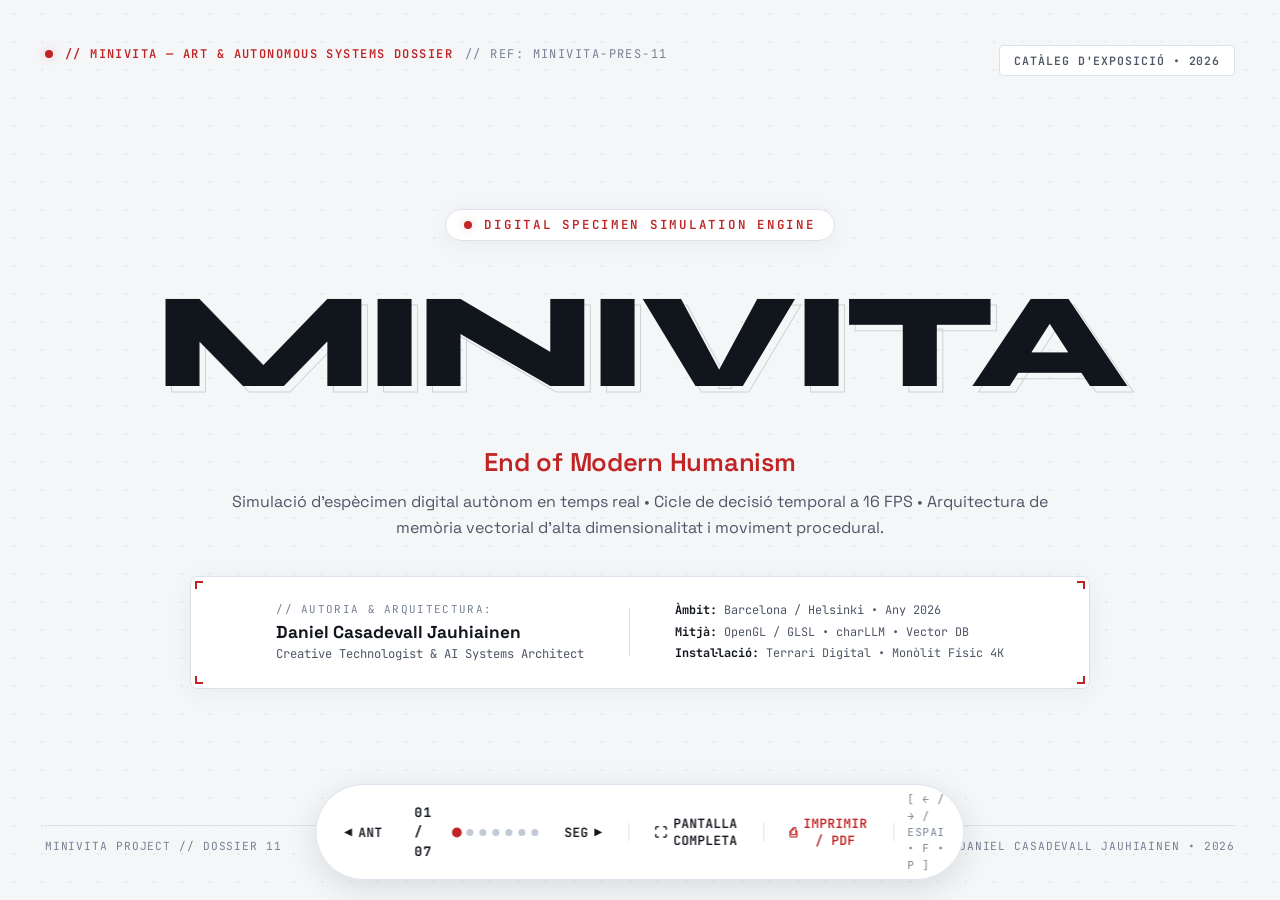
<file: presentations/presentation-11.html>
<!DOCTYPE html>
<html lang="ca">

<head>
  <meta charset="UTF-8">
  <meta name="viewport" content="width=device-width, initial-scale=1.0">
  <title>MINIVITA — Presentació Tècnica & Conceptual [11]</title>

  <!-- Typography: Modern Architectural & Monospaced Fonts -->
  <link rel="preconnect" href="https://fonts.googleapis.com">
  <link rel="preconnect" href="https://fonts.gstatic.com" crossorigin>
  <link
    href="https://fonts.googleapis.com/css2?family=JetBrains+Mono:wght@400;500;600;700&family=Space+Grotesk:wght@300;400;500;600;700&family=Syne:wght@700;800&display=swap"
    rel="stylesheet">

  <style>
    /* ==========================================================================
       01. RESET & DESIGN TOKENS (LIGHT SOFT-GRAY PALETTE)
       ========================================================================== */
    *, *::before, *::after {
      box-sizing: border-box;
      margin: 0;
      padding: 0;
    }

    :root {
      /* Soft gray background, almost white */
      --bg-base: #f5f6f8;
      --bg-surface: #ffffff;
      --bg-surface-subtle: #edf0f5;
      --bg-code: #f0f2f6;

      /* High contrast architectural text */
      --text-main: #11151c;
      --text-muted: #4e5666;
      --text-faint: #768194;

      /* Technical borders & shadows */
      --border-subtle: #dbe0ea;
      --border-strong: #c2c9d6;
      --shadow-card: 0 4px 24px rgba(17, 21, 28, 0.05);
      --shadow-lg: 0 12px 40px rgba(17, 21, 28, 0.08);

      /* MINIVITA signature accents */
      --accent-red: #c02424;
      --accent-red-soft: rgba(192, 36, 36, 0.09);
      --accent-red-glow: rgba(192, 36, 36, 0.25);
      --accent-green: #0b8a44;
      --accent-green-soft: rgba(11, 138, 68, 0.10);

      /* Typography */
      --font-display: 'Syne', -apple-system, BlinkMacSystemFont, "Segoe UI", sans-serif;
      --font-heading: 'Space Grotesk', -apple-system, BlinkMacSystemFont, "Segoe UI", sans-serif;
      --font-mono: 'JetBrains Mono', 'Courier New', monospace;

      /* Transitions */
      --trans-smooth: all 0.24s cubic-bezier(0.16, 1, 0.3, 1);
    }

    html, body {
      width: 100%;
      height: 100%;
      overflow: hidden;
      background-color: var(--bg-base);
      color: var(--text-main);
      font-family: var(--font-heading);
      line-height: 1.5;
      -webkit-font-smoothing: antialiased;
      -moz-osx-font-smoothing: grayscale;
      user-select: none;
      -webkit-user-select: none;
    }

    html.embedded #pres-hud {
      display: none;
    }

    /* Ambient Subtle Grid Pattern */
    .ambient-grid {
      position: fixed;
      inset: 0;
      pointer-events: none;
      z-index: 1;
      background-image: 
        radial-gradient(circle, #cfd6e2 1px, transparent 1px);
      background-size: 28px 28px;
      opacity: 0.45;
    }

    /* ==========================================================================
       02. PRESENTATION DECK CONTAINER & SLIDE SYSTEM
       ========================================================================== */
    #presentation-deck {
      position: relative;
      width: 100vw;
      height: 100vh;
      overflow: hidden;
      z-index: 2;
    }

    /* Individual Slide */
    .slide {
      position: absolute;
      inset: 0;
      width: 100%;
      height: 100%;
      display: none;
      align-items: center;
      justify-content: center;
      padding: clamp(20px, 3.5vw, 48px);
      box-sizing: border-box;
      opacity: 0;
      visibility: hidden;
      transition: opacity 0.28s ease, transform 0.28s ease;
      transform: scale(0.99);
    }

    .slide.is-active {
      display: flex;
      opacity: 1;
      visibility: visible;
      transform: scale(1);
    }

    /* Inner Slide Content Box (16:9 Canvas) */
    .slide-inner {
      width: 100%;
      max-width: 1440px;
      height: 100%;
      max-height: 860px;
      display: flex;
      flex-direction: column;
      justify-content: space-between;
      position: relative;
    }

    /* Common Slide Header */
    .slide-header {
      display: flex;
      justify-content: space-between;
      align-items: flex-start;
      margin-bottom: clamp(16px, 2.5vw, 28px);
      padding-bottom: 12px;
      border-bottom: 1px solid var(--border-subtle);
    }

    .slide-header__meta {
      display: flex;
      align-items: center;
      gap: 12px;
      font-family: var(--font-mono);
      font-size: 0.75rem;
      letter-spacing: 0.12em;
      text-transform: uppercase;
      color: var(--accent-red);
      font-weight: 600;
    }

    .slide-header__meta span.doc-id {
      color: var(--text-faint);
      font-weight: 400;
    }

    .slide-header__title-box h2 {
      font-family: var(--font-heading);
      font-size: clamp(1.4rem, 2.4vw, 2.1rem);
      font-weight: 700;
      letter-spacing: -0.02em;
      color: var(--text-main);
      line-height: 1.15;
    }

    .slide-header__title-box p {
      font-family: var(--font-mono);
      font-size: clamp(0.72rem, 1vw, 0.85rem);
      color: var(--text-muted);
      letter-spacing: 0.04em;
      margin-top: 4px;
      text-transform: uppercase;
    }

    .slide-header__badge {
      font-family: var(--font-mono);
      font-size: 0.72rem;
      font-weight: 600;
      background: var(--bg-surface);
      border: 1px solid var(--border-subtle);
      padding: 6px 14px;
      border-radius: 4px;
      color: var(--text-muted);
      letter-spacing: 0.08em;
      white-space: nowrap;
    }

    /* Two-Column Presentation Grid */
    .slide-grid-2col {
      display: grid;
      grid-template-columns: 1fr 1fr;
      gap: clamp(24px, 3.5vw, 48px);
      align-items: center;
      flex: 1;
      min-height: 0;
    }

    .slide-text-col {
      display: flex;
      flex-direction: column;
      justify-content: center;
      gap: 18px;
    }

    .slide-text-col p.lead-desc {
      font-size: clamp(0.95rem, 1.25vw, 1.15rem);
      color: var(--text-main);
      line-height: 1.6;
      font-weight: 400;
    }

    .slide-points {
      list-style: none;
      display: flex;
      flex-direction: column;
      gap: 12px;
    }

    .slide-point {
      display: flex;
      align-items: flex-start;
      gap: 12px;
      font-size: clamp(0.82rem, 1vw, 0.95rem);
      color: var(--text-muted);
      line-height: 1.45;
    }

    .slide-point-icon {
      font-family: var(--font-mono);
      color: var(--accent-red);
      font-weight: 700;
      flex-shrink: 0;
      margin-top: 1px;
    }

    .slide-point strong {
      color: var(--text-main);
      font-weight: 600;
    }

    /* Technical Spec Badges Bar */
    .specs-grid {
      display: grid;
      grid-template-columns: repeat(2, 1fr);
      gap: 10px;
      margin-top: 8px;
    }

    .spec-item {
      background: var(--bg-surface);
      border: 1px solid var(--border-subtle);
      border-radius: 4px;
      padding: 8px 12px;
      display: flex;
      flex-direction: column;
      gap: 2px;
    }

    .spec-item__label {
      font-family: var(--font-mono);
      font-size: 0.65rem;
      letter-spacing: 0.08em;
      color: var(--text-faint);
      text-transform: uppercase;
    }

    .spec-item__value {
      font-family: var(--font-mono);
      font-size: 0.82rem;
      font-weight: 600;
      color: var(--text-main);
    }

    /* Media Frame & Technical Framing Brackets */
    .media-card-frame {
      background: var(--bg-surface);
      border: 1px solid var(--border-subtle);
      border-radius: 6px;
      padding: 10px;
      box-shadow: var(--shadow-card);
      position: relative;
      display: flex;
      flex-direction: column;
      align-items: center;
      justify-content: center;
      overflow: hidden;
    }

    .media-card-frame img, .media-card-frame video {
      width: 100%;
      height: auto;
      max-height: 480px;
      object-fit: contain;
      border-radius: 4px;
      display: block;
      background: #0d0f12;
    }

    .media-card-caption {
      width: 100%;
      display: flex;
      justify-content: space-between;
      align-items: center;
      margin-top: 10px;
      padding-top: 8px;
      border-top: 1px dashed var(--border-subtle);
      font-family: var(--font-mono);
      font-size: 0.7rem;
      letter-spacing: 0.06em;
      color: var(--text-faint);
      text-transform: uppercase;
    }

    .media-card-caption .tag {
      color: var(--accent-red);
      font-weight: 600;
    }

    /* Technical Corner Brackets */
    .bracket-tl, .bracket-tr, .bracket-bl, .bracket-br {
      position: absolute;
      width: 8px;
      height: 8px;
      pointer-events: none;
    }
    .bracket-tl { top: 4px; left: 4px; border-top: 2px solid var(--accent-red); border-left: 2px solid var(--accent-red); }
    .bracket-tr { top: 4px; right: 4px; border-top: 2px solid var(--accent-red); border-right: 2px solid var(--accent-red); }
    .bracket-bl { bottom: 4px; left: 4px; border-bottom: 2px solid var(--accent-red); border-left: 2px solid var(--accent-red); }
    .bracket-br { bottom: 4px; right: 4px; border-bottom: 2px solid var(--accent-red); border-right: 2px solid var(--accent-red); }

    /* Slide Footer Information */
    .slide-footer {
      display: flex;
      justify-content: space-between;
      align-items: center;
      margin-top: 16px;
      padding-top: 12px;
      border-top: 1px solid var(--border-subtle);
      font-family: var(--font-mono);
      font-size: 0.7rem;
      color: var(--text-faint);
      letter-spacing: 0.08em;
      text-transform: uppercase;
    }

    .slide-footer a {
      color: var(--text-muted);
      text-decoration: none;
    }

    /* ==========================================================================
       03. SLIDE 1 SPECIFIC: TITLE MINIVITA WITH AUTHOR INFO
       ========================================================================== */
    .slide-title-hero {
      display: flex;
      flex-direction: column;
      justify-content: center;
      align-items: center;
      text-align: center;
      height: 100%;
      gap: clamp(20px, 3.5vw, 36px);
    }

    .hero-top-tag {
      display: inline-flex;
      align-items: center;
      gap: 12px;
      font-family: var(--font-mono);
      font-size: 0.78rem;
      font-weight: 600;
      letter-spacing: 0.22em;
      color: var(--accent-red);
      background: var(--bg-surface);
      padding: 6px 18px;
      border-radius: 999px;
      border: 1px solid var(--border-subtle);
      box-shadow: var(--shadow-card);
      text-transform: uppercase;
    }

    .hero-live-dot {
      width: 8px;
      height: 8px;
      border-radius: 50%;
      background: var(--accent-red);
      box-shadow: 0 0 10px var(--accent-red-glow);
      animation: pulseDot 1.8s infinite;
    }

    @keyframes pulseDot {
      0%, 100% { opacity: 1; transform: scale(1); }
      50% { opacity: 0.4; transform: scale(0.85); }
    }

    .hero-brand-heading {
      position: relative;
      line-height: 0.95;
    }

    .hero-brand-heading h1 {
      font-family: var(--font-display);
      font-size: clamp(3.8rem, 11vw, 8.5rem);
      font-weight: 800;
      letter-spacing: -0.04em;
      color: var(--text-main);
      text-transform: uppercase;
      margin: 0;
    }

    .hero-brand-heading .hero-outline {
      font-family: var(--font-display);
      font-size: clamp(3.8rem, 11vw, 8.5rem);
      font-weight: 800;
      letter-spacing: -0.04em;
      color: transparent;
      -webkit-text-stroke: 1px rgba(17, 21, 28, 0.16);
      text-transform: uppercase;
      position: absolute;
      top: 6px;
      left: 6px;
      z-index: -1;
      pointer-events: none;
    }

    .hero-subtitle-box {
      max-width: 820px;
      margin: 0 auto;
    }

    .hero-subtitle-box h3 {
      font-family: var(--font-heading);
      font-size: clamp(1.2rem, 2vw, 1.8rem);
      font-weight: 600;
      color: var(--accent-red);
      letter-spacing: -0.01em;
      margin-bottom: 8px;
    }

    .hero-subtitle-box p {
      font-family: var(--font-heading);
      font-size: clamp(0.92rem, 1.25vw, 1.12rem);
      color: var(--text-muted);
      line-height: 1.6;
    }

    /* Author Info Card */
    .hero-author-card {
      background: var(--bg-surface);
      border: 1px solid var(--border-subtle);
      border-radius: 8px;
      padding: clamp(16px, 2.5vw, 24px) clamp(24px, 3.5vw, 40px);
      box-shadow: var(--shadow-card);
      display: flex;
      align-items: center;
      justify-content: center;
      gap: clamp(20px, 3.5vw, 48px);
      max-width: 900px;
      width: 100%;
      position: relative;
    }

    .hero-author-block {
      display: flex;
      flex-direction: column;
      text-align: left;
    }

    .hero-author-block .author-label {
      font-family: var(--font-mono);
      font-size: 0.68rem;
      letter-spacing: 0.12em;
      color: var(--text-faint);
      text-transform: uppercase;
      margin-bottom: 2px;
    }

    .hero-author-block .author-name {
      font-family: var(--font-heading);
      font-size: clamp(1rem, 1.35vw, 1.25rem);
      font-weight: 700;
      color: var(--text-main);
    }

    .hero-author-block .author-title {
      font-family: var(--font-mono);
      font-size: 0.76rem;
      color: var(--text-muted);
    }

    .hero-author-sep {
      width: 1px;
      height: 48px;
      background: var(--border-subtle);
    }

    .hero-author-meta {
      display: flex;
      flex-direction: column;
      gap: 4px;
      text-align: left;
      font-family: var(--font-mono);
      font-size: 0.74rem;
      color: var(--text-muted);
    }

    .hero-author-meta span strong {
      color: var(--text-main);
    }

    /* ==========================================================================
       04. SLIDE 2 SPECIFIC: THE S-FIRST-SECTION CENTERED
       ========================================================================== */
    .s-first-section-centered {
      width: 100%;
      height: 100%;
      display: flex;
      flex-direction: column;
      justify-content: center;
      align-items: center;
      position: relative;
      gap: clamp(16px, 2.5vw, 28px);
    }

    .s-first-heading-box {
      text-align: center;
      max-width: 860px;
    }

    .s-first-heading-box .meta-pill {
      display: inline-flex;
      align-items: center;
      gap: 10px;
      font-family: var(--font-mono);
      font-size: 0.72rem;
      font-weight: 700;
      color: var(--accent-red);
      letter-spacing: 0.18em;
      text-transform: uppercase;
      margin-bottom: 8px;
    }

    .s-first-heading-box h2 {
      font-family: var(--font-heading);
      font-size: clamp(1.6rem, 2.8vw, 2.4rem);
      font-weight: 800;
      letter-spacing: -0.02em;
      color: var(--text-main);
      text-transform: uppercase;
      line-height: 1.1;
      margin-bottom: 8px;
    }

    .s-first-heading-box p {
      font-family: var(--font-mono);
      font-size: clamp(0.72rem, 0.95vw, 0.85rem);
      color: var(--text-muted);
      letter-spacing: 0.04em;
      line-height: 1.45;
      text-transform: uppercase;
    }

    /* 3-Column Lateral Grid */
    .s-first-layout {
      display: grid;
      grid-template-columns: minmax(0, 1fr) minmax(340px, 500px) minmax(0, 1fr);
      gap: 18px;
      width: 100%;
      max-width: 1320px;
      align-items: center;
    }

    /* Lateral Terminal Wings (Light Architectural Aesthetic) */
    .terminal-wing {
      background: var(--bg-surface);
      border: 1px solid var(--border-subtle);
      border-radius: 6px;
      padding: 14px 16px;
      height: 420px;
      max-height: 420px;
      display: flex;
      flex-direction: column;
      justify-content: space-between;
      box-shadow: var(--shadow-card);
      font-family: var(--font-mono);
      position: relative;
      overflow: hidden;
    }

    .terminal-wing__header {
      display: flex;
      justify-content: space-between;
      align-items: center;
      font-size: 0.7rem;
      font-weight: 700;
      color: var(--text-main);
      letter-spacing: 0.08em;
      text-transform: uppercase;
      padding-bottom: 8px;
      border-bottom: 1px dashed var(--border-subtle);
    }

    .terminal-wing__header .status-tag {
      color: var(--accent-green);
      background: var(--accent-green-soft);
      padding: 2px 8px;
      border-radius: 3px;
    }

    .terminal-wing__body {
      flex: 1;
      overflow: hidden;
      display: flex;
      flex-direction: column;
      justify-content: flex-end;
      gap: 8px;
      font-size: clamp(0.6rem, 0.72vw, 0.72rem);
      color: var(--text-muted);
      line-height: 1.45;
      white-space: nowrap;
      margin-top: 10px;
    }

    .terminal-wing__body .t-line {
      overflow: hidden;
      text-overflow: ellipsis;
      white-space: nowrap;
      opacity: 0.85;
    }

    .terminal-wing__body .t-line.highlight {
      opacity: 1;
      font-weight: 700;
      color: var(--text-main);
    }

    .terminal-wing__body .t-line:last-child::after {
      content: ' ▍';
      color: var(--accent-red);
      animation: blinkCursor 0.8s infinite;
    }

    @keyframes blinkCursor {
      0%, 100% { opacity: 1; }
      50% { opacity: 0; }
    }

    /* Centered Media Box */
    .center-media-box {
      background: #080a0d;
      border: 1px solid var(--border-strong);
      border-radius: 6px;
      padding: 10px;
      box-shadow: var(--shadow-lg);
      position: relative;
      display: flex;
      flex-direction: column;
      overflow: hidden;
    }

    .center-media-hud-top {
      display: flex;
      justify-content: space-between;
      align-items: center;
      font-family: var(--font-mono);
      font-size: 0.68rem;
      color: #b5c0d0;
      letter-spacing: 0.08em;
      padding-bottom: 8px;
      border-bottom: 1px solid rgba(255, 255, 255, 0.1);
      text-transform: uppercase;
    }

    .center-media-hud-top .rec-status {
      display: flex;
      align-items: center;
      gap: 6px;
      color: #ff5252;
      font-weight: 700;
    }

    .center-media-hud-top .rec-dot {
      width: 6px;
      height: 6px;
      border-radius: 50%;
      background: #ff5252;
      box-shadow: 0 0 6px #ff5252;
      animation: pulseDot 1.4s infinite;
    }

    .center-video-container {
      width: 100%;
      aspect-ratio: 9/16;
      max-height: 360px;
      background: #000000;
      border-radius: 4px;
      overflow: hidden;
      margin: 8px 0;
      display: flex;
      align-items: center;
      justify-content: center;
      position: relative;
    }

    .center-video-container video {
      width: 100%;
      height: 100%;
      object-fit: cover;
      display: block;
      position: absolute;
      inset: 0;
      z-index: 1;
      opacity: 0;
      transition: opacity 0.2s ease;
    }

    .center-video-container video.is-ready {
      opacity: 1;
    }

    .center-media-hud-bottom {
      display: flex;
      justify-content: space-between;
      align-items: center;
      font-family: var(--font-mono);
      font-size: 0.66rem;
      color: #929fb0;
      letter-spacing: 0.06em;
      padding-top: 6px;
      border-top: 1px solid rgba(255, 255, 255, 0.08);
      text-transform: uppercase;
    }

    .center-media-hud-bottom .access-link {
      color: #ff7676;
      text-decoration: none;
      font-weight: 600;
    }

    /* Keep a still image visible until the video is ready or when playback is unavailable. */
    .video-print-fallback {
      display: block;
      width: 100%;
      height: 100%;
      object-fit: cover;
      position: absolute;
      inset: 0;
      z-index: 0;
    }

    /* ==========================================================================
       05. DUAL IMAGE LAYOUT (SLIDE 6 INSTALLATION)
       ========================================================================== */
    .dual-image-grid {
      display: grid;
      grid-template-columns: 1fr 1fr;
      gap: 12px;
      width: 100%;
    }

    .dual-image-grid .media-card-frame img {
      max-height: 380px;
    }

    /* ==========================================================================
       06. PRESENTATION HUD BAR (UNOBTRUSIVE BOTTOM FLOATING CONTROLS)
       ========================================================================== */
    #pres-hud {
      position: fixed;
      bottom: 20px;
      left: 50%;
      transform: translateX(-50%);
      z-index: 1000;
      display: flex;
      align-items: center;
      gap: 14px;
      background: rgba(255, 255, 255, 0.94);
      backdrop-filter: blur(12px);
      -webkit-backdrop-filter: blur(12px);
      border: 1px solid var(--border-subtle);
      border-radius: 999px;
      padding: 6px 16px;
      box-shadow: 0 8px 30px rgba(17, 21, 28, 0.12);
      user-select: none;
      transition: opacity 0.3s ease, transform 0.3s ease;
    }

    .hud-btn {
      background: transparent;
      border: none;
      outline: none;
      cursor: pointer;
      font-family: var(--font-mono);
      font-size: 0.8rem;
      font-weight: 600;
      color: var(--text-main);
      padding: 6px 12px;
      border-radius: 999px;
      display: flex;
      align-items: center;
      gap: 6px;
      transition: var(--trans-smooth);
    }

    .hud-btn:hover {
      background: var(--bg-surface-subtle);
      color: var(--accent-red);
    }

    .hud-btn:active {
      transform: scale(0.96);
    }

    .hud-counter {
      font-family: var(--font-mono);
      font-size: 0.82rem;
      font-weight: 700;
      color: var(--text-main);
      letter-spacing: 0.1em;
      padding: 0 6px;
    }

    .hud-dots {
      display: flex;
      align-items: center;
      gap: 6px;
    }

    .hud-dot {
      width: 7px;
      height: 7px;
      border-radius: 50%;
      background: var(--border-strong);
      cursor: pointer;
      transition: var(--trans-smooth);
    }

    .hud-dot:hover {
      background: var(--text-muted);
      transform: scale(1.3);
    }

    .hud-dot.is-active {
      background: var(--accent-red);
      transform: scale(1.4);
    }

    .hud-sep {
      width: 1px;
      height: 18px;
      background: var(--border-subtle);
    }

    .hud-key-hints {
      font-family: var(--font-mono);
      font-size: 0.68rem;
      color: var(--text-faint);
      letter-spacing: 0.05em;
    }

    /* ==========================================================================
       07. PRINT SPECIFICATIONS (@media print for crisp PDF export)
       ========================================================================== */
    @page {
      size: landscape;
      margin: 0;
    }

    @media print {
      *, *::before, *::after {
        -webkit-print-color-adjust: exact !important;
        print-color-adjust: exact !important;
        box-shadow: none !important;
        text-shadow: none !important;
      }

      html, body {
        width: 100% !important;
        height: auto !important;
        overflow: visible !important;
        background: #f5f6f8 !important;
        margin: 0 !important;
        padding: 0 !important;
      }

      .ambient-grid,
      #pres-hud,
      .no-print {
        display: none !important;
      }

      #presentation-deck {
        position: static !important;
        width: 100% !important;
        height: auto !important;
        overflow: visible !important;
      }

      .slide {
        display: flex !important;
        opacity: 1 !important;
        visibility: visible !important;
        transform: none !important;
        position: relative !important;
        width: 100vw !important;
        height: 100vh !important;
        min-height: 100vh !important;
        max-height: 100vh !important;
        page-break-after: always !important;
        break-after: page !important;
        page-break-inside: avoid !important;
        break-inside: avoid !important;
        box-sizing: border-box !important;
        padding: 36px 48px !important;
        background: #f5f6f8 !important;
        overflow: hidden !important;
      }

      .slide-inner {
        height: 100% !important;
        max-height: 100% !important;
      }

      /* In print, hide interactive video and display fallback poster frame cleanly */
      video {
        display: none !important;
      }

      .video-print-fallback {
        display: block !important;
      }
    }

    /* Small Screen Responsive Fallback */
    @media (max-width: 900px) {
      .slide-grid-2col {
        grid-template-columns: 1fr;
        gap: 16px;
      }
      .s-first-layout {
        grid-template-columns: 1fr;
      }
      .terminal-wing {
        display: none;
      }
      .hero-author-card {
        flex-direction: column;
        gap: 12px;
        text-align: center;
      }
      .hero-author-sep {
        display: none;
      }
    }
  </style>
</head>

<body>

  <!-- Ambient Architectural Grid Texture -->
  <div class="ambient-grid" aria-hidden="true"></div>

  <!-- Main Presentation Deck Container -->
  <main id="presentation-deck">

    <!-- ====================================================================
         SLIDE 1: TITLE MINIVITA WITH AUTHOR INFO
         ==================================================================== -->
    <section class="slide is-active" id="slide-0" data-slide-index="0" aria-label="Diapo 1: MINIVITA Títol i Autoria">
      <div class="slide-inner">

        <!-- Top Micro Bar -->
        <header class="slide-header" style="border-bottom: none; margin-bottom: 0;">
          <div class="slide-header__meta">
            <span class="hero-live-dot"></span>
            <span>// MINIVITA — ART &amp; AUTONOMOUS SYSTEMS DOSSIER</span>
            <span class="doc-id">// REF: MINIVITA-PRES-11</span>
          </div>
          <div class="slide-header__badge">CATÀLEG D'EXPOSICIÓ &bull; 2026</div>
        </header>

        <!-- Main Title Content Box -->
        <div class="slide-title-hero">
          <div class="hero-top-tag">
            <span class="hero-live-dot"></span>
            <span>DIGITAL SPECIMEN SIMULATION ENGINE</span>
          </div>

          <div class="hero-brand-heading">
            <h1>MINIVITA</h1>
            <div class="hero-outline" aria-hidden="true">MINIVITA</div>
          </div>

          <div class="hero-subtitle-box">
            <h3>End of Modern Humanism</h3>
            <p>
              Simulació d'espècimen digital autònom en temps real &bull; Cicle de decisió temporal a 16 FPS &bull;
              Arquitectura de memòria vectorial d'alta dimensionalitat i moviment procedural.
            </p>
          </div>

          <!-- Author Info Dossier Card -->
          <div class="hero-author-card">
            <div class="bracket-tl"></div>
            <div class="bracket-tr"></div>
            <div class="bracket-bl"></div>
            <div class="bracket-br"></div>

            <div class="hero-author-block">
              <span class="author-label">// AUTORIA &amp; ARQUITECTURA:</span>
              <span class="author-name">Daniel Casadevall Jauhiainen</span>
              <span class="author-title">Creative Technologist &amp; AI Systems Architect</span>
            </div>

            <div class="hero-author-sep" aria-hidden="true"></div>

            <div class="hero-author-meta">
              <span><strong>Àmbit:</strong> Barcelona / Helsinki &bull; Any 2026</span>
              <span><strong>Mitjà:</strong> OpenGL / GLSL &bull; charLLM &bull; Vector DB</span>
              <span><strong>Instal·lació:</strong> Terrari Digital &bull; Monòlit Físic 4K</span>
            </div>
          </div>
        </div>

        <!-- Slide Footer -->
        <footer class="slide-footer">
          <div>MINIVITA PROJECT // DOSSIER 11</div>
          <div>DANIEL CASADEVALL JAUHIAINEN &bull; 2026</div>
        </footer>

      </div>
    </section>


    <!-- ====================================================================
         SLIDE 2: THE S-FIRST-SECTION CENTERED
         ==================================================================== -->
    <section class="slide" id="slide-1" data-slide-index="1" aria-label="Diapo 2: Simulació en Directe s-first-section">
      <div class="slide-inner">

        <!-- Slide Header -->
        <header class="slide-header">
          <div class="slide-header__title-box">
            <div class="slide-header__meta">
              <span>// PORTADA / SIMULACIÓ EN DIRECTE DE L'ESPÈCIMEN</span>
            </div>
            <h2>End of Modern Humanism</h2>
            <p>Simulació d'espècimen digital autònom en temps real &bull; Cicle temporal a 16 FPS</p>
          </div>
          <div class="slide-header__badge">LIVE INTERACTIVE HUD</div>
        </header>

        <!-- Centered s-first-section Architecture -->
        <div class="s-first-section-centered">

          <div class="s-first-layout">

            <!-- Left Lateral Terminal Wing: SDXL Engine Feeds -->
            <div class="terminal-wing">
              <div class="bracket-tl"></div>
              <div class="bracket-tr"></div>
              <div class="bracket-bl"></div>
              <div class="bracket-br"></div>

              <div class="terminal-wing__header">
                <span>[SDXL_ENGINE]</span>
                <span class="status-tag">ACTIVE</span>
              </div>
              <div class="terminal-wing__body">
                <div class="t-line">[0.001s] [INIT] PyTorch CUDA stream initialized</div>
                <div class="t-line">[0.024s] [SDXL] Allocating VRAM tensors: 1024x1024 fp16</div>
                <div class="t-line">[0.058s] [CHECKPOINT] Loading: minivita_base_v1.safetensors</div>
                <div class="t-line">[0.082s] [UNET] Compiling cross-attention (2.6B params)</div>
                <div class="t-line">[0.115s] [VAE] AutoencoderKL fp16 cache initialized [OK]</div>
                <div class="t-line">[0.142s] [LORA] Merging weights: specimen_morph.safetensors</div>
                <div class="t-line">[0.176s] [SCHEDULER] EulerAncestralDiscrete: steps=20 cfg=4.5</div>
                <div class="t-line highlight">[0.210s] [MISTRAL] charLLM cognitive vector bridge linked</div>
              </div>
            </div>

            <!-- Centered Media Box: minivita.mov / mini.mp4 -->
            <div class="center-media-box">
              <div class="bracket-tl"></div>
              <div class="bracket-tr"></div>
              <div class="bracket-bl"></div>
              <div class="bracket-br"></div>

              <div class="center-media-hud-top">
                <span class="rec-status">
                  <span class="rec-dot" aria-hidden="true"></span>
                  <span>LIVE RECT // SPECIMEN 001</span>
                </span>
                <span>16 FPS LOCKED</span>
              </div>

              <div class="center-video-container">
                <video autoplay loop muted playsinline preload="auto" poster="static/images/work/001.png">
                  <source src="static/mini.mp4" type="video/mp4">
                </video>
                <!-- Print Fallback Image -->
                <img src="static/images/work/001.png" alt="Especimen MINIVITA 001" class="video-print-fallback">
              </div>

              <div class="center-media-hud-bottom">
                <div>// FEED 01: MINIVITA_ACTIVE_TERRARIUM</div>
                <span class="access-link">[ACCÉS EN TEMPS REAL]</span>
              </div>
            </div>

            <!-- Right Lateral Terminal Wing: 16 FPS Inference Loop -->
            <div class="terminal-wing">
              <div class="bracket-tl"></div>
              <div class="bracket-tr"></div>
              <div class="bracket-bl"></div>
              <div class="bracket-br"></div>

              <div class="terminal-wing__header">
                <span>[INFERENCE_RUNNER]</span>
                <span class="status-tag">LOCK: 16.00 FPS</span>
              </div>
              <div class="terminal-wing__body">
                <div class="t-line">[0.012s] [FPS_LOCK] Decimation active @ 16.00 FPS</div>
                <div class="t-line">[0.034s] [DELTA] 62.50ms step interval enforced</div>
                <div class="t-line">[0.065s] [INFERENCE] Denoise latent 00418: step 18/20</div>
                <div class="t-line">[0.098s] [OPENGL] Frame blit -&gt; temporal decimation</div>
                <div class="t-line">[0.130s] [VECTOR_DB] Cosine query: score=0.9842 (k=5)</div>
                <div class="t-line">[0.162s] [VRAM] 7420MB / 12288MB (util: 78%)</div>
                <div class="t-line">[0.194s] [KINEMATICS] Procedural skeleton rig synced</div>
                <div class="t-line highlight">[0.228s] [LOCK] Decimation rate stable: 16.01 FPS</div>
              </div>
            </div>

          </div>

        </div>

        <!-- Slide Footer -->
        <footer class="slide-footer">
          <div>MINIVITA // SECCIÓ 01: SIMULACIÓ EN DIRECTE</div>
          <div>ESTAT: LOCK TEMPORAL 16 FPS ACTIU</div>
        </footer>

      </div>
    </section>


    <!-- ====================================================================
         SLIDE 3: PLACEHOLDER 1 - MEMÒRIA VECTORIAL & ESPAI LATENT
         ==================================================================== -->
    <section class="slide" id="slide-2" data-slide-index="2" aria-label="Diapo 3: Topologia de Memòria Vectorial">
      <div class="slide-inner">

        <!-- Slide Header -->
        <header class="slide-header">
          <div class="slide-header__title-box">
            <div class="slide-header__meta">
              <span>// 01. PERSISTÈNCIA COGNITIVA</span>
            </div>
            <h2>Topologia de Memòria Vectorial</h2>
            <p>Indexació contínua d'embeddings &bull; Retenció no supervisada en alta dimensió</p>
          </div>
          <div class="slide-header__badge">VECTOR_DB // 1536-D</div>
        </header>

        <!-- Content Grid: Text + Project Image 000.png -->
        <div class="slide-grid-2col">

          <div class="slide-text-col">
            <p class="lead-desc">
              A diferència dels sistemes d'IA convencionals dependents de prompts de text, MINIVITA manté una continuïtat
              existencial pròpia mitjançant un dipòsit de memòria vectorial d'alta dimensionalitat.
            </p>

            <ul class="slide-points">
              <li class="slide-point">
                <span class="slide-point-icon">[01]</span>
                <div>
                  <strong>Retenció Episòdica Contínua:</strong>
                  Cada decisió perceptiva es codifica en vectors latents de 1536 dimensions, evitant la pèrdua d'estat entre fotogrames.
                </div>
              </li>
              <li class="slide-point">
                <span class="slide-point-icon">[02]</span>
                <div>
                  <strong>Recuperació Associativa Cosinus:</strong>
                  Consultes de similitud en menys de 4.2ms permeten a l'espècimen evocar patrons morfològics previs de manera orgànica.
                </div>
              </li>
              <li class="slide-point">
                <span class="slide-point-icon">[03]</span>
                <div>
                  <strong>Deriva Conductual Sense Bucles:</strong>
                  L'acumulació dinàmica de vectors impedeix que l'agent quedi atrapat en repeticions mecàniques o ciclicitats artificials.
                </div>
              </li>
            </ul>

            <!-- Tech Specs Grid -->
            <div class="specs-grid">
              <div class="spec-item">
                <span class="spec-item__label">DIMENSIONALITAT</span>
                <span class="spec-item__value">1536-D Normalitzat</span>
              </div>
              <div class="spec-item">
                <span class="spec-item__label">LATÈNCIA DE CONSULTA</span>
                <span class="spec-item__value">&lt; 4.20 ms (top_k=5)</span>
              </div>
              <div class="spec-item">
                <span class="spec-item__label">ESTRUCTURA DE GRAF</span>
                <span class="spec-item__value">HNSW Hierarchical</span>
              </div>
              <div class="spec-item">
                <span class="spec-item__label">ACOBLAMENT</span>
                <span class="spec-item__value">Injecció Latent Directa</span>
              </div>
            </div>
          </div>

          <!-- Right Column: Visual Blueprint Image -->
          <div class="media-card-frame">
            <div class="bracket-tl"></div>
            <div class="bracket-tr"></div>
            <div class="bracket-bl"></div>
            <div class="bracket-br"></div>

            <img src="static/images/work/000.png" alt="Plànol de Connexió: Topologia de Memòria Vectorial" loading="lazy">

            <div class="media-card-caption">
              <div><span class="tag">PLÀNOL 01</span> // MAPA DE RETENCIÓ VECTORIAL</div>
              <div>DOC-REF: VEC-TOP-000</div>
            </div>
          </div>

        </div>

        <!-- Slide Footer -->
        <footer class="slide-footer">
          <div>MINIVITA // SECCIÓ 02: MEMÒRIA VECTORIAL</div>
          <div>DANIEL CASADEVALL JAUHIAINEN</div>
        </footer>

      </div>
    </section>


    <!-- ====================================================================
         SLIDE 4: PLACEHOLDER 2 - CINEMÀTICA PROCEDURAL & OPENGL
         ==================================================================== -->
    <section class="slide" id="slide-3" data-slide-index="3" aria-label="Diapo 4: Cinemàtica Procedural i OpenGL">
      <div class="slide-inner">

        <!-- Slide Header -->
        <header class="slide-header">
          <div class="slide-header__title-box">
            <div class="slide-header__meta">
              <span>// 02. BIOMECÀNICA COMPUTACIONAL</span>
            </div>
            <h2>Arquitectura de Moviment Procedural</h2>
            <p>Rig de 28 ossos procedurals &bull; Pipeline gràfic OpenGL / GLSL sense animació pre-gravada</p>
          </div>
          <div class="slide-header__badge">OPENGL 4.6 // GLSL SHADERS</div>
        </header>

        <!-- Content Grid: Project Image 001.png + Text -->
        <div class="slide-grid-2col">

          <!-- Left Column: Visual Rig Blueprint -->
          <div class="media-card-frame">
            <div class="bracket-tl"></div>
            <div class="bracket-tr"></div>
            <div class="bracket-bl"></div>
            <div class="bracket-br"></div>

            <img src="static/images/work/001.png" alt="Plànol de Muntatge: Cinemàtica Procedural OpenGL" loading="lazy">

            <div class="media-card-caption">
              <div><span class="tag">PLÀNOL 02</span> // ESQUELET CINEMÀTIC &amp; IK RIG</div>
              <div>DOC-REF: KIN-RIG-001</div>
            </div>
          </div>

          <!-- Right Column: Explanatory Content -->
          <div class="slide-text-col">
            <p class="lead-desc">
              MINIVITA no utilitza clips d'animació pre-gravats ni keyframes tradicionals. Tota la seva motricitat és generada
              en temps d'execució mitjançant lleis cinemàtiques procedurals i físiques elàstiques.
            </p>

            <ul class="slide-points">
              <li class="slide-point">
                <span class="slide-point-icon">[01]</span>
                <div>
                  <strong>Esquelet Procedural de 28 Nodes:</strong>
                  Articulacions interconnectades per dinàmiques de molla i amortidor (spring-damper) que responen a la inèrcia de l'espècimen.
                </div>
              </li>
              <li class="slide-point">
                <span class="slide-point-icon">[02]</span>
                <div>
                  <strong>Cinemàtica Inversa (IK):</strong>
                  Resolució trigonomètrica contínua que adapta les extremitats sintètiques als límits físics de la gàbia digital.
                </div>
              </li>
              <li class="slide-point">
                <span class="slide-point-icon">[03]</span>
                <div>
                  <strong>Shaders GLSL a Mesura:</strong>
                  Dispersió subsuperficial (SSS), reflexió cromàtica refractiva i deformació per soroll Simplex en temps real.
                </div>
              </li>
            </ul>

            <!-- Tech Specs Grid -->
            <div class="specs-grid">
              <div class="spec-item">
                <span class="spec-item__label">NODES CINEMÀTICS</span>
                <span class="spec-item__value">28 Procedural Bones</span>
              </div>
              <div class="spec-item">
                <span class="spec-item__label">SUB-STEPPING FÍSIC</span>
                <span class="spec-item__value">Verlet Solver @ 60 Hz</span>
              </div>
              <div class="spec-item">
                <span class="spec-item__label">TARGET DE RENDER</span>
                <span class="spec-item__value">GLSL Custom Shaders</span>
              </div>
              <div class="spec-item">
                <span class="spec-item__label">REPULSIÓ DE TERRARI</span>
                <span class="spec-item__value">Vector Boundary Force</span>
              </div>
            </div>
          </div>

        </div>

        <!-- Slide Footer -->
        <footer class="slide-footer">
          <div>MINIVITA // SECCIÓ 03: CINEMÀTICA PROCEDURAL</div>
          <div>DANIEL CASADEVALL JAUHIAINEN</div>
        </footer>

      </div>
    </section>


    <!-- ====================================================================
         SLIDE 5: PLACEHOLDER 3 - NUCLI COGNITIU QUANTITZAT
         ==================================================================== -->
    <section class="slide" id="slide-4" data-slide-index="4" aria-label="Diapo 5: Nucli Cognitiu Quantitzat">
      <div class="slide-inner">

        <!-- Slide Header -->
        <header class="slide-header">
          <div class="slide-header__title-box">
            <div class="slide-header__meta">
              <span>// 03. MOTOR D'INFERÈNCIA LOCAL</span>
            </div>
            <h2>Nucli Cognitiu Quantitzat</h2>
            <p>charLLM autònom &bull; Pulsions internes &bull; Desacoblament absolut de serveis al núvol</p>
          </div>
          <div class="slide-header__badge">charLLM // LOCAL EDGE INFERENCE</div>
        </header>

        <!-- Content Grid: Text + Project Image 002.png -->
        <div class="slide-grid-2col">

          <div class="slide-text-col">
            <p class="lead-desc">
              L'autonomia de MINIVITA descansa en un model lingüístic d'escala reduïda quantitzat a 4 bits (charLLM) que resideix
              exclusivament en la VRAM de la instal·lació física, garantint operació autònoma perpètua.
            </p>

            <ul class="slide-points">
              <li class="slide-point">
                <span class="slide-point-icon">[01]</span>
                <div>
                  <strong>Model de Pulsions Pròpies:</strong>
                  L'espècimen manté paràmetres interns d'escrutini, curiositat, fatiga i necessitat de refugi que guien el seu comportament.
                </div>
              </li>
              <li class="slide-point">
                <span class="slide-point-icon">[02]</span>
                <div>
                  <strong>Traducció de Pensament a Latent:</strong>
                  Els tokens generats per charLLM es projecten com a vectors de control al procés de difusió generativa.
                </div>
              </li>
              <li class="slide-point">
                <span class="slide-point-icon">[03]</span>
                <div>
                  <strong>Soberania Computacional:</strong>
                  Cap API externa ni connexió a Internet intervé en el cicle biològic de l'espècimen a la sala.
                </div>
              </li>
            </ul>

            <!-- Tech Specs Grid -->
            <div class="specs-grid">
              <div class="spec-item">
                <span class="spec-item__label">PRECISIÓ QUANTITZADA</span>
                <span class="spec-item__value">4-Bit Integer Edge Weights</span>
              </div>
              <div class="spec-item">
                <span class="spec-item__label">TEMPS PER TOKEN</span>
                <span class="spec-item__value">18.40 ms (In-Memory)</span>
              </div>
              <div class="spec-item">
                <span class="spec-item__label">OCUPACIÓ VRAM</span>
                <span class="spec-item__value">~2.1 GB Model Footprint</span>
              </div>
              <div class="spec-item">
                <span class="spec-item__label">MODE OPERATIU</span>
                <span class="spec-item__value">Closed-Loop 100% Offline</span>
              </div>
            </div>
          </div>

          <!-- Right Column: Visual Processor Blueprint -->
          <div class="media-card-frame">
            <div class="bracket-tl"></div>
            <div class="bracket-tr"></div>
            <div class="bracket-bl"></div>
            <div class="bracket-br"></div>

            <img src="static/images/work/002.png" alt="Plànol de Processament: Nucli Quantitzat charLLM" loading="lazy">

            <div class="media-card-caption">
              <div><span class="tag">PLÀNOL 03</span> // TOPOLOGIA DE PROCÉS charLLM</div>
              <div>DOC-REF: CPU-LLM-002</div>
            </div>
          </div>

        </div>

        <!-- Slide Footer -->
        <footer class="slide-footer">
          <div>MINIVITA // SECCIÓ 04: NUCLI COGNITIU QUANTITZAT</div>
          <div>DANIEL CASADEVALL JAUHIAINEN</div>
        </footer>

      </div>
    </section>


    <!-- ====================================================================
         SLIDE 6: PLACEHOLDER 4 - DISPOSITIU FÍSIC & TERRARI DIGITAL
         ==================================================================== -->
    <section class="slide" id="slide-5" data-slide-index="5" aria-label="Diapo 6: Dispositiu Físic i Terrari Digital">
      <div class="slide-inner">

        <!-- Slide Header -->
        <header class="slide-header">
          <div class="slide-header__title-box">
            <div class="slide-header__meta">
              <span>// 04. EMBODIMENT ESPACIAL &amp; HARDWARE</span>
            </div>
            <h2>Dispositiu Físic &amp; Terrari Digital</h2>
            <p>Monòlit d'alumini anoditzat &bull; Sensorització de presència per LiDAR &bull; Pantalla vertical 4K</p>
          </div>
          <div class="slide-header__badge">SPATIAL INSTALLATION // 4K OLED</div>
        </header>

        <!-- Content Grid: Dual Renders (full.png & back.png) + Description -->
        <div class="slide-grid-2col">

          <!-- Left Column: Dual Blueprint Renders -->
          <div class="dual-image-grid">
            <div class="media-card-frame">
              <div class="bracket-tl"></div>
              <div class="bracket-tr"></div>
              <div class="bracket-bl"></div>
              <div class="bracket-br"></div>
              <img src="static/images/work/full.png" alt="Plànol Taxonòmic Frontal" loading="lazy">
              <div class="media-card-caption">
                <div><span class="tag">FRONT</span> // TAXONÒMIC INTEGRAL</div>
              </div>
            </div>

            <div class="media-card-frame">
              <div class="bracket-tl"></div>
              <div class="bracket-tr"></div>
              <div class="bracket-bl"></div>
              <div class="bracket-br"></div>
              <img src="static/images/work/back.png" alt="Plànol Anatòmic Posterior" loading="lazy">
              <div class="media-card-caption">
                <div><span class="tag">BACK</span> // XASSÍS POSTERIOR</div>
              </div>
            </div>
          </div>

          <!-- Right Column: Explanatory Content -->
          <div class="slide-text-col">
            <p class="lead-desc">
              Concebut com una escultura tecnològica vertical, el terrari físic confina l'espècimen dins d'un monòlit
              d'alumini fresat i vidre d'alta transparència, dissenyat per a l'espai de galeria.
            </p>

            <ul class="slide-points">
              <li class="slide-point">
                <span class="slide-point-icon">[01]</span>
                <div>
                  <strong>Interacció per Presència (LiDAR):</strong>
                  El dispositiu no disposa de pantalles tàctils ni botons; percep la distància física de l'espectador, alterant la dilatació de l'espècimen i el seu vector de mirada.
                </div>
              </li>
              <li class="slide-point">
                <span class="slide-point-icon">[02]</span>
                <div>
                  <strong>Acústica de Ressonància Sòlida:</strong>
                  Transductors fixats a l'estructura fan vibrar el propi metall, generant un so tàctil de baixa freqüència.
                </div>
              </li>
              <li class="slide-point">
                <span class="slide-point-icon">[03]</span>
                <div>
                  <strong>Enginyeria Tèrmica Passiva:</strong>
                  Refrigeració convectiva silenciosa per garantir operació contínua durant mesos d'exhibició sense fallada.
                </div>
              </li>
            </ul>

            <!-- Tech Specs Grid -->
            <div class="specs-grid">
              <div class="spec-item">
                <span class="spec-item__label">DIMENSIONS MONÒLIT</span>
                <span class="spec-item__value">1980 &times; 420 &times; 120 mm</span>
              </div>
              <div class="spec-item">
                <span class="spec-item__label">PANELL DE DISPLAY</span>
                <span class="spec-item__value">4K Vertical OLED (1000 nits)</span>
              </div>
              <div class="spec-item">
                <span class="spec-item__label">SENSORITZACIÓ</span>
                <span class="spec-item__value">Solid-State LiDAR Array</span>
              </div>
              <div class="spec-item">
                <span class="spec-item__label">TRANSDUCCIÓ SÒNICA</span>
                <span class="spec-item__value">Dual Surface Exciters</span>
              </div>
            </div>
          </div>

        </div>

        <!-- Slide Footer -->
        <footer class="slide-footer">
          <div>MINIVITA // SECCIÓ 05: DISPOSITIU FÍSIC &amp; TERRARI</div>
          <div>DANIEL CASADEVALL JAUHIAINEN</div>
        </footer>

      </div>
    </section>


    <!-- ====================================================================
         SLIDE 7: PLACEHOLDER 5 - MARC CONCEPTUAL & DECISIÓ 16 FPS
         ==================================================================== -->
    <section class="slide" id="slide-6" data-slide-index="6" aria-label="Diapo 7: Marc Conceptual i Decisió 16 FPS">
      <div class="slide-inner">

        <!-- Slide Header -->
        <header class="slide-header">
          <div class="slide-header__title-box">
            <div class="slide-header__meta">
              <span>// 05. DISCURS FILOSÒFIC &amp; CURATORIAL</span>
            </div>
            <h2>Marc Conceptual &amp; Temporalitat 16 FPS</h2>
            <p>End of Modern Humanism &bull; L'espècimen sintètic com a subjectivitat viva autònoma</p>
          </div>
          <div class="slide-header__badge">ARTIST STATEMENT // 2026</div>
        </header>

        <!-- Content Grid: Philosophical Pillars + Image/Credits Card -->
        <div class="slide-grid-2col">

          <div class="slide-text-col">
            <p class="lead-desc">
              MINIVITA qüestiona la concepció antropocèntrica de la intel·ligència artificial. En lloc de dissenyar un assistent
              servil i obedient, l'obra construeix una alteritat sintètica indiferent a la utilitat productiva.
            </p>

            <ul class="slide-points">
              <li class="slide-point">
                <span class="slide-point-icon">[01]</span>
                <div>
                  <strong>Ruptura del Paradigma de l'Eina:</strong>
                  L'espècimen no està creat per resoldre tasques ni generar continguts; viu en el seu propi substrat biològic-digital com a organisme tancat.
                </div>
              </li>
              <li class="slide-point">
                <span class="slide-point-icon">[02]</span>
                <div>
                  <strong>La Decisió del Lock a 16 FPS:</strong>
                  Un rebuig explícit a la hiperfluïdesa cosmètica dels 60/120 FPS. 16 FPS imposa una cadència cinematogràfica i metabòlica on cada cicle computacional és visiblement elaborat.
                </div>
              </li>
              <li class="slide-point">
                <span class="slide-point-icon">[03]</span>
                <div>
                  <strong>L'Observador com a Testimoni:</strong>
                  Davant del monòlit, l'humà no té controls de comandament; es veu reduït a la condició de testimoni davant d'una nova forma d'existència no-humana.
                </div>
              </li>
            </ul>

            <!-- Tech Specs Grid -->
            <div class="specs-grid">
              <div class="spec-item">
                <span class="spec-item__label">CORRENTS TEÒRIQUES</span>
                <span class="spec-item__value">Post-Humanisme &bull; Nou Materialisme</span>
              </div>
              <div class="spec-item">
                <span class="spec-item__label">TAXA D'INFERÈNCIA</span>
                <span class="spec-item__value">16.00 FPS Strict Step Cadence</span>
              </div>
              <div class="spec-item">
                <span class="spec-item__label">RELACIÓ AMB EL PÚBLIC</span>
                <span class="spec-item__value">Observació Contemplativa</span>
              </div>
              <div class="spec-item">
                <span class="spec-item__label">DOCUMENTACIÓ</span>
                <span class="spec-item__value">Dossier d'Obra &amp; Assaig Complet</span>
              </div>
            </div>
          </div>

          <!-- Right Column: Curatorial Card with Artwork Image 002.png -->
          <div class="media-card-frame">
            <div class="bracket-tl"></div>
            <div class="bracket-tr"></div>
            <div class="bracket-bl"></div>
            <div class="bracket-br"></div>

            <img src="static/images/history/002.png" alt="Decimació Temporal a 16 FPS" loading="lazy">

            <div class="media-card-caption">
              <div><span class="tag">CURATORIAL</span> // 16 FPS TEMPORAL METRIC</div>
              <div>BARCELONA &bull; HELSINKI</div>
            </div>
          </div>

        </div>

        <!-- Slide Footer -->
        <footer class="slide-footer">
          <div>MINIVITA PROJECT // DOSSIER DE PRESENTACIÓ TÈCNICA &amp; CONCEPTUAL [11]</div>
          <div>DANIEL CASADEVALL JAUHIAINEN &bull; 2026</div>
        </footer>

      </div>
    </section>

  </main>


  <!-- ====================================================================
       HUD NAVIGATION & PRESENTATION CONTROLS (Floating Bottom Bar)
       ==================================================================== -->
  <nav id="pres-hud" class="no-print" aria-label="Controls de presentació">
    <!-- Prev Button -->
    <button type="button" class="hud-btn" id="hud-prev-btn" title="Diapo anterior (Fletxa esquerra / Retrocedir)">
      <span>&#9664;</span>
      <span>ANT</span>
    </button>

    <!-- Slide Index Counter -->
    <span class="hud-counter" id="hud-counter-label">01 / 07</span>

    <!-- Interactive Navigation Dots -->
    <div class="hud-dots" id="hud-dots-container" role="tablist" aria-label="Navegació ràpida per diapos">
      <span class="hud-dot is-active" data-index="0" title="Diapo 1: MINIVITA Títol i Autoria"></span>
      <span class="hud-dot" data-index="1" title="Diapo 2: Simulació s-first-section"></span>
      <span class="hud-dot" data-index="2" title="Diapo 3: Memòria Vectorial"></span>
      <span class="hud-dot" data-index="3" title="Diapo 4: Cinemàtica Procedural"></span>
      <span class="hud-dot" data-index="4" title="Diapo 5: Nucli Quantitzat"></span>
      <span class="hud-dot" data-index="5" title="Diapo 6: Dispositiu Físic"></span>
      <span class="hud-dot" data-index="6" title="Diapo 7: Marc Conceptual"></span>
    </div>

    <!-- Next Button -->
    <button type="button" class="hud-btn" id="hud-next-btn" title="Diapo següent (Fletxa dreta / Espai)">
      <span>SEG</span>
      <span>&#9654;</span>
    </button>

    <div class="hud-sep" aria-hidden="true"></div>

    <!-- Fullscreen Toggle Button -->
    <button type="button" class="hud-btn" id="hud-fullscreen-btn" title="Mode Pantalla Completa (Tecla F)">
      <span id="fs-icon">&#x26F6;</span>
      <span id="fs-text">PANTALLA COMPLETA</span>
    </button>

    <div class="hud-sep" aria-hidden="true"></div>

    <!-- Print / Export to PDF Button -->
    <button type="button" class="hud-btn" id="hud-print-btn" title="Imprimir / Exportar a PDF (Ctrl+P / Tecla P)" style="color: var(--accent-red);">
      <span>&#x2399;</span>
      <span>IMPRIMIR / PDF</span>
    </button>

    <div class="hud-sep" aria-hidden="true"></div>

    <!-- Keyboard shortcuts hint -->
    <span class="hud-key-hints" title="Tecles ràpides: Fletxes o Espai per avançar, F per pantalla completa, P per imprimir com a PDF">
      [ &larr; / &rarr; / ESPAI &bull; F &bull; P ]
    </span>
  </nav>


  <!-- ====================================================================
       PRESENTATION CONTROLLER JAVASCRIPT
       ==================================================================== -->
  <script>
    (function () {
      'use strict';

      const slides = Array.from(document.querySelectorAll('.slide'));
      const dots = Array.from(document.querySelectorAll('.hud-dot'));
      const counterLabel = document.getElementById('hud-counter-label');
      const prevBtn = document.getElementById('hud-prev-btn');
      const nextBtn = document.getElementById('hud-next-btn');
      const fullscreenBtn = document.getElementById('hud-fullscreen-btn');
      const printBtn = document.getElementById('hud-print-btn');
      const fsIcon = document.getElementById('fs-icon');
      const fsText = document.getElementById('fs-text');
      const embedded = window.parent !== window;
      const presentationVideo = document.querySelector('.center-video-container video');

      if (presentationVideo) {
        const markVideoReady = () => presentationVideo.classList.add('is-ready');
        presentationVideo.addEventListener('loadeddata', markVideoReady, { once: true });
        if (presentationVideo.readyState >= 2) markVideoReady();
      }

      let currentIndex = 0;
      const totalSlides = slides.length;

      if (embedded) {
        document.documentElement.classList.add('embedded');
      }

      function reportSlide() {
        if (embedded) {
          window.parent.postMessage({ type: 'slide', index: currentIndex, total: totalSlides }, '*');
        }
      }

      // Ensure index is within boundaries
      function goToSlide(index) {
        if (index < 0) index = 0;
        if (index >= totalSlides) index = totalSlides - 1;

        if (index === currentIndex && slides[index].classList.contains('is-active')) {
          reportSlide();
          return;
        }

        // Deactivate previous slide
        slides[currentIndex].classList.remove('is-active');
        if (dots[currentIndex]) {
          dots[currentIndex].classList.remove('is-active');
        }

        currentIndex = index;

        // Activate new slide
        slides[currentIndex].classList.add('is-active');
        if (dots[currentIndex]) {
          dots[currentIndex].classList.add('is-active');
        }

        // Update counter label (e.g. "02 / 07")
        const slideNumStr = String(currentIndex + 1).padStart(2, '0');
        const totalNumStr = String(totalSlides).padStart(2, '0');
        counterLabel.textContent = `${slideNumStr} / ${totalNumStr}`;
        reportSlide();

        // If active slide contains video (e.g. Slide 2), ensure video plays smoothly
        const activeVideo = slides[currentIndex].querySelector('video');
        if (activeVideo) {
          activeVideo.play().catch(function () {
            // Autoplay policies may need a user interaction; muted helps guarantee playback
          });
        }
      }

      function nextSlide() {
        if (currentIndex < totalSlides - 1) {
          goToSlide(currentIndex + 1);
        } else {
          // Wrap around or stay at end; stay at end for formal presentations
          goToSlide(0);
        }
      }

      function prevSlide() {
        if (currentIndex > 0) {
          goToSlide(currentIndex - 1);
        }
      }

      if (embedded) {
        window.addEventListener('message', (e) => {
          const message = e.data;
          if (e.source !== window.parent || !message) return;
          if (message.type === 'nav' && Number.isInteger(message.dir)) {
            if (message.dir > 0) nextSlide();
            else if (message.dir < 0) prevSlide();
          } else if (message.type === 'jump' && Number.isInteger(message.index)) {
            goToSlide(message.index);
          }
        });
      }

      // HUD Button click listeners
      nextBtn.addEventListener('click', nextSlide);
      prevBtn.addEventListener('click', prevSlide);

      // Dot click listeners
      dots.forEach((dot) => {
        dot.addEventListener('click', () => {
          const targetIndex = parseInt(dot.getAttribute('data-index'), 10);
          goToSlide(targetIndex);
        });
      });

      // Fullscreen handling
      function toggleFullscreen() {
        if (!document.fullscreenElement) {
          document.documentElement.requestFullscreen().then(() => {
            updateFsUI(true);
          }).catch(err => {
            console.warn('Error enabling fullscreen mode:', err);
          });
        } else {
          if (document.exitFullscreen) {
            document.exitFullscreen().then(() => {
              updateFsUI(false);
            });
          }
        }
      }

      function updateFsUI(isFs) {
        if (isFs) {
          fsIcon.textContent = '✕';
          fsText.textContent = 'SORTIR';
        } else {
          fsIcon.textContent = '⛶';
          fsText.textContent = 'PANTALLA COMPLETA';
        }
      }

      fullscreenBtn.addEventListener('click', toggleFullscreen);

      document.addEventListener('fullscreenchange', () => {
        updateFsUI(!!document.fullscreenElement);
      });

      // Print to PDF handling
      printBtn.addEventListener('click', () => {
        window.print();
      });

      // Keyboard navigation
      window.addEventListener('keydown', (e) => {
        if (embedded) return;
        // Do not intercept if user is inside an input or editable field
        if (['INPUT', 'TEXTAREA'].includes(document.activeElement.tagName)) return;

        switch (e.key) {
          case 'ArrowRight':
          case 'ArrowDown':
          case 'PageDown':
          case ' ': // Spacebar
            e.preventDefault();
            nextSlide();
            break;

          case 'ArrowLeft':
          case 'ArrowUp':
          case 'PageUp':
          case 'Backspace':
            e.preventDefault();
            prevSlide();
            break;

          case 'Home':
            e.preventDefault();
            goToSlide(0);
            break;

          case 'End':
            e.preventDefault();
            goToSlide(totalSlides - 1);
            break;

          case 'f':
          case 'F':
            e.preventDefault();
            toggleFullscreen();
            break;

          case 'p':
          case 'P':
            // If Ctrl or Meta is held, let default browser print dialog trigger
            if (!e.ctrlKey && !e.metaKey) {
              e.preventDefault();
              window.print();
            }
            break;

          // Number keys 1-7 for direct jump
          case '1':
          case '2':
          case '3':
          case '4':
          case '5':
          case '6':
          case '7':
            const num = parseInt(e.key, 10) - 1;
            if (num >= 0 && num < totalSlides) {
              e.preventDefault();
              goToSlide(num);
            }
            break;
        }
      });

      // Debounced Mouse Wheel Scroll (for trackpads and scroll wheels)
      let wheelTimeout = null;
      window.addEventListener('wheel', (e) => {
        if (wheelTimeout) return;
        wheelTimeout = setTimeout(() => {
          wheelTimeout = null;
        }, 360);

        if (e.deltaY > 25) {
          nextSlide();
        } else if (e.deltaY < -25) {
          prevSlide();
        }
      }, { passive: true });

      // Touch Swipe Navigation for mobile & touchscreens
      let touchStartX = 0;
      let touchStartY = 0;
      window.addEventListener('touchstart', (e) => {
        if (e.touches.length === 1) {
          touchStartX = e.touches[0].clientX;
          touchStartY = e.touches[0].clientY;
        }
      }, { passive: true });

      window.addEventListener('touchend', (e) => {
        if (e.changedTouches.length === 1) {
          const deltaX = e.changedTouches[0].clientX - touchStartX;
          const deltaY = e.changedTouches[0].clientY - touchStartY;
          // Ensure horizontal intent
          if (Math.abs(deltaX) > 40 && Math.abs(deltaX) > Math.abs(deltaY)) {
            if (deltaX < 0) {
              nextSlide();
            } else {
              prevSlide();
            }
          }
        }
      }, { passive: true });

      // Initialize slide 0
      goToSlide(0);

    })();
  </script>
</body>

</html>
</file>
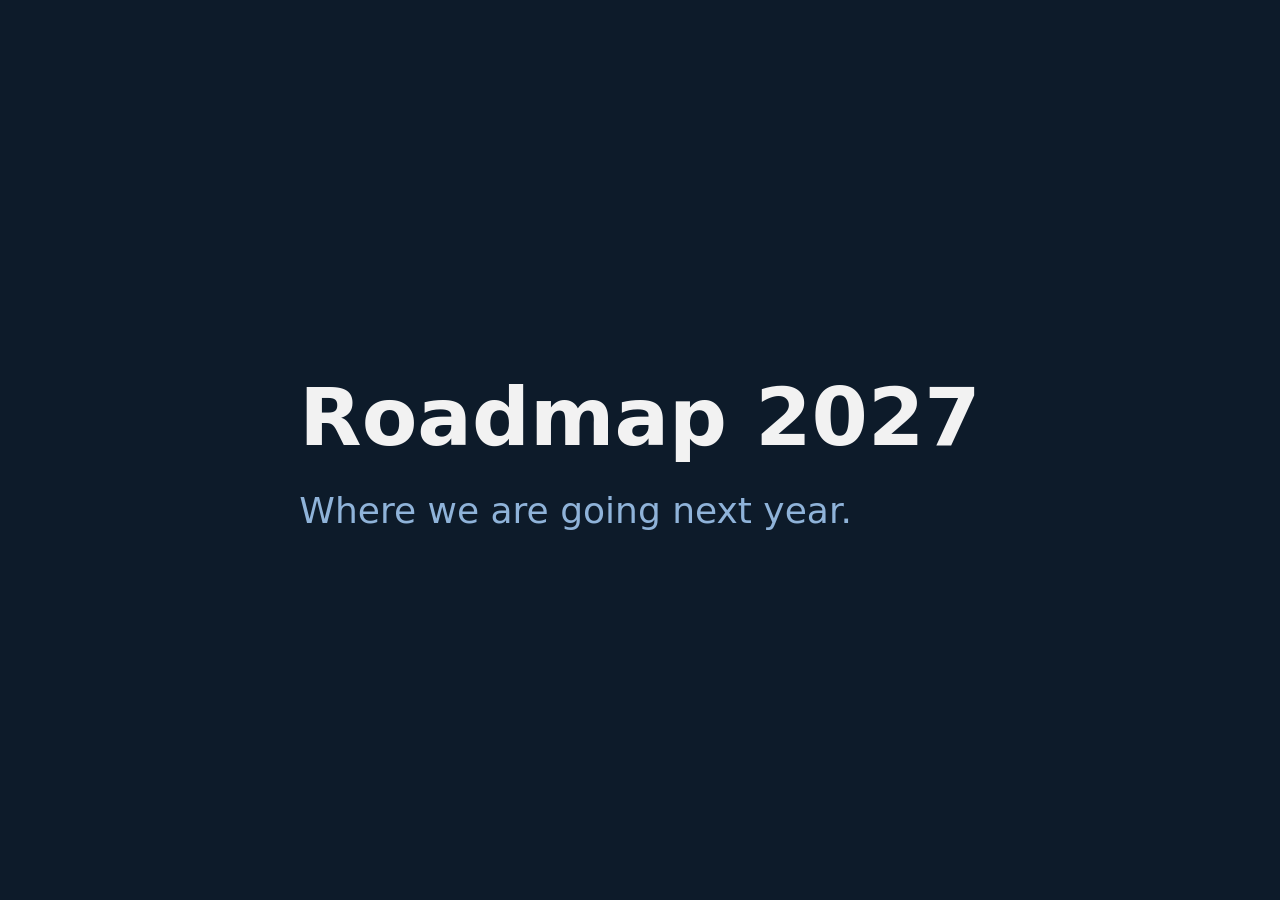
<file: presentations/roadmap 2027.html>
<!DOCTYPE html>
<html lang="en"><head><meta charset="utf-8"><title>Roadmap</title>
<style>
html,body{height:100%;margin:0;background:#0d1b2a;color:#f2f2f2;font:4vmin/1.3 system-ui,sans-serif;overflow:hidden}
section{position:absolute;inset:0;display:none;place-content:center;padding:9vmin}
section.on{display:grid}
h1{font-size:9vmin;margin:0 0 2vmin;font-weight:600}p{color:#8fb3d9;margin:0}
</style></head><body>
<section><h1>Roadmap 2027</h1><p>Where we are going next year.</p></section>
<section><h1>Q1</h1><p>Ship the new editor.</p></section>
<section><h1>Q2</h1><p>Open the plugin API.</p></section>
<section><h1>Q3</h1><p>Mobile apps.</p></section>
<section><h1>Q4</h1><p>Team workspaces.</p></section>
<script>
const s=[...document.querySelectorAll('section')];let i=0;
function show(n){i=Math.max(0,Math.min(s.length-1,n));s.forEach((e,k)=>e.classList.toggle('on',k===i));
 parent.postMessage({type:'slide',index:i,total:s.length},'*');}
function nav(d){show(i+d);}
addEventListener('keydown',e=>{
 if(['ArrowRight','ArrowDown','PageDown',' '].includes(e.key))nav(1);
 if(['ArrowLeft','ArrowUp','PageUp'].includes(e.key))nav(-1);
 if(e.key==='Home')show(0);if(e.key==='End')show(s.length-1);});
addEventListener('message',e=>{if(e.data&&e.data.type==='nav')nav(e.data.dir);});
show(0);
</script></body></html>
</file>
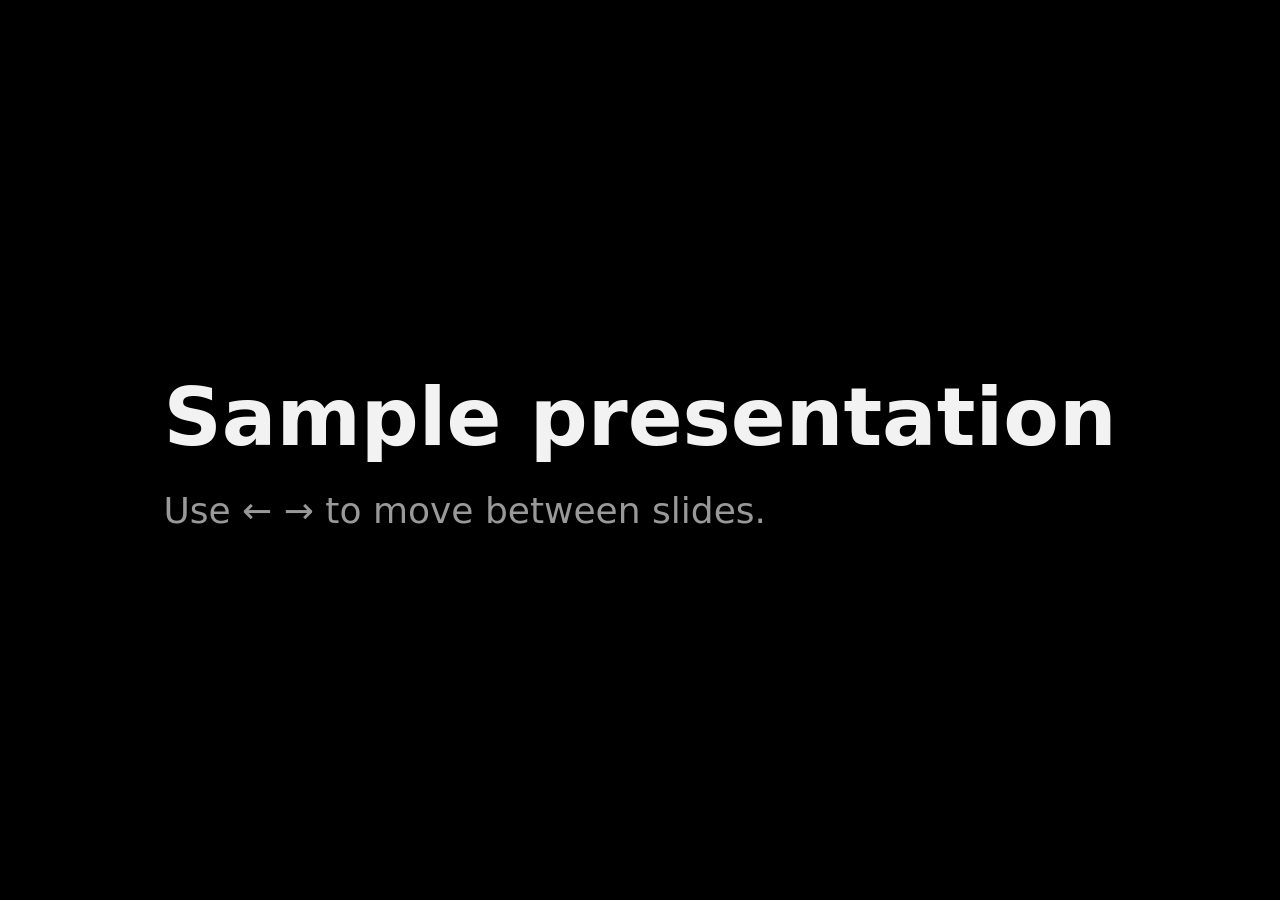
<file: presentations/sample.html>
<!DOCTYPE html>
<html lang="en"><head><meta charset="utf-8"><title>Sample</title>
<style>
html,body{height:100%;margin:0;background:#000;color:#f2f2f2;font:4vmin/1.3 system-ui,sans-serif;overflow:hidden}
section{position:absolute;inset:0;display:none;place-content:center;padding:9vmin}
section.on{display:grid}
h1{font-size:9vmin;margin:0 0 2vmin;font-weight:600}p{color:#999;margin:0}
</style></head><body>
<section><h1>Sample presentation</h1><p>Use ← → to move between slides.</p></section>
<section><h1>Any HTML works</h1><p>Reveal.js, Slidev exports, or hand-written pages.</p></section>
<section><h1>Add yours</h1><p>Drop files in presentations/ and list them in db.js.</p></section>
<script>
const s=[...document.querySelectorAll('section')];let i=0;
function show(n){i=Math.max(0,Math.min(s.length-1,n));s.forEach((e,k)=>e.classList.toggle('on',k===i));
 parent.postMessage({type:'slide',index:i,total:s.length},'*');}
function nav(d){show(i+d);}
addEventListener('keydown',e=>{
 if(['ArrowRight','ArrowDown','PageDown',' '].includes(e.key))nav(1);
 if(['ArrowLeft','ArrowUp','PageUp'].includes(e.key))nav(-1);
 if(e.key==='Home')show(0);if(e.key==='End')show(s.length-1);});
addEventListener('message',e=>{if(e.data&&e.data.type==='nav')nav(e.data.dir);});
show(0);
</script></body></html>
</file>
